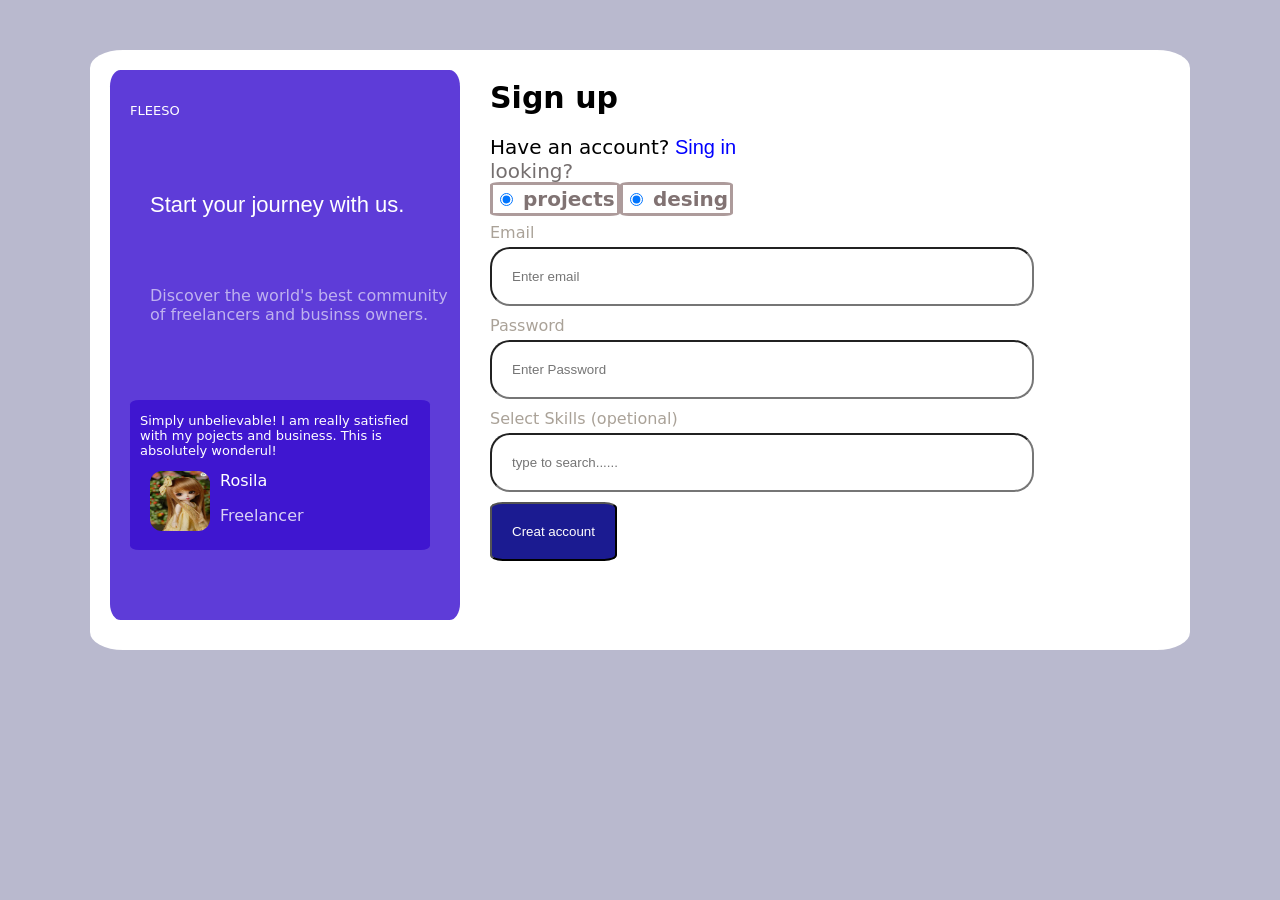
<file: index.html>
<!DOCTYPE html>
<html lang="en">
<head>
    <meta charset="UTF-8">
    <meta name="viewport" content="width=device-width, initial-scale=1.0">
    <title>forms</title>
    <!-- custom style  -->
    <link rel="stylesheet" href="style.css">
</head>
<body >
    <!-- resposive layaout  -->
     <div class="layout">

        <!-- form section start  -->
        <div class="form"> Sign up
            <p class="formtext1" > Have an account?<a href="./login.html"> Sing in</a></p>
      
          <p class="formtext2">looking?</p>

<div class="formbox1">
  <input type="radio" name="projects" id="projects" checked="checked" />
  <label for="projects">projects</label>
</div>
<div class="formbox2">
  <input type="radio" name="desing" id="desing" checked="checked" />
  <label for="desing">desing</label>
</div>

<div class="formtext3">Email
    <br>
    <input type="email" class="email" placeholder="Enter email" id="email">
       <div class="formtext4">Password
           <br> 
           <input type="password" class="password" id="password" placeholder="Enter Password">
       <div class="formtext5">Select Skills (opetional)</div>
        <input type="optional" class="opetional" id="opetional" placeholder="type to search......">
   <br>
        <button class="button">Creat account</button>
    
</div>
    </div>
        </div>
      
        
            
    
        <!-- box 1 start  -->

    <div class="box1">
        <p class="one">FLEESO</p>
        <p class="two"> Start your journey with us.</p>
        <p class="three">Discover the world's best community of freelancers and businss owners.</p>
     <div class="box2">
        <p class="four">Simply unbelievable! I am really satisfied with my pojects and business. This is
            absolutely wonderul!</p>
    <img src="./image/doll.jpg" alt="" height="60px" width="60px">
    <p class="five">Rosila</p>
    <p class="six">Freelancer</p>
        </div>
    </div>



</div>
</div>
    
</body>
</html>
</file>
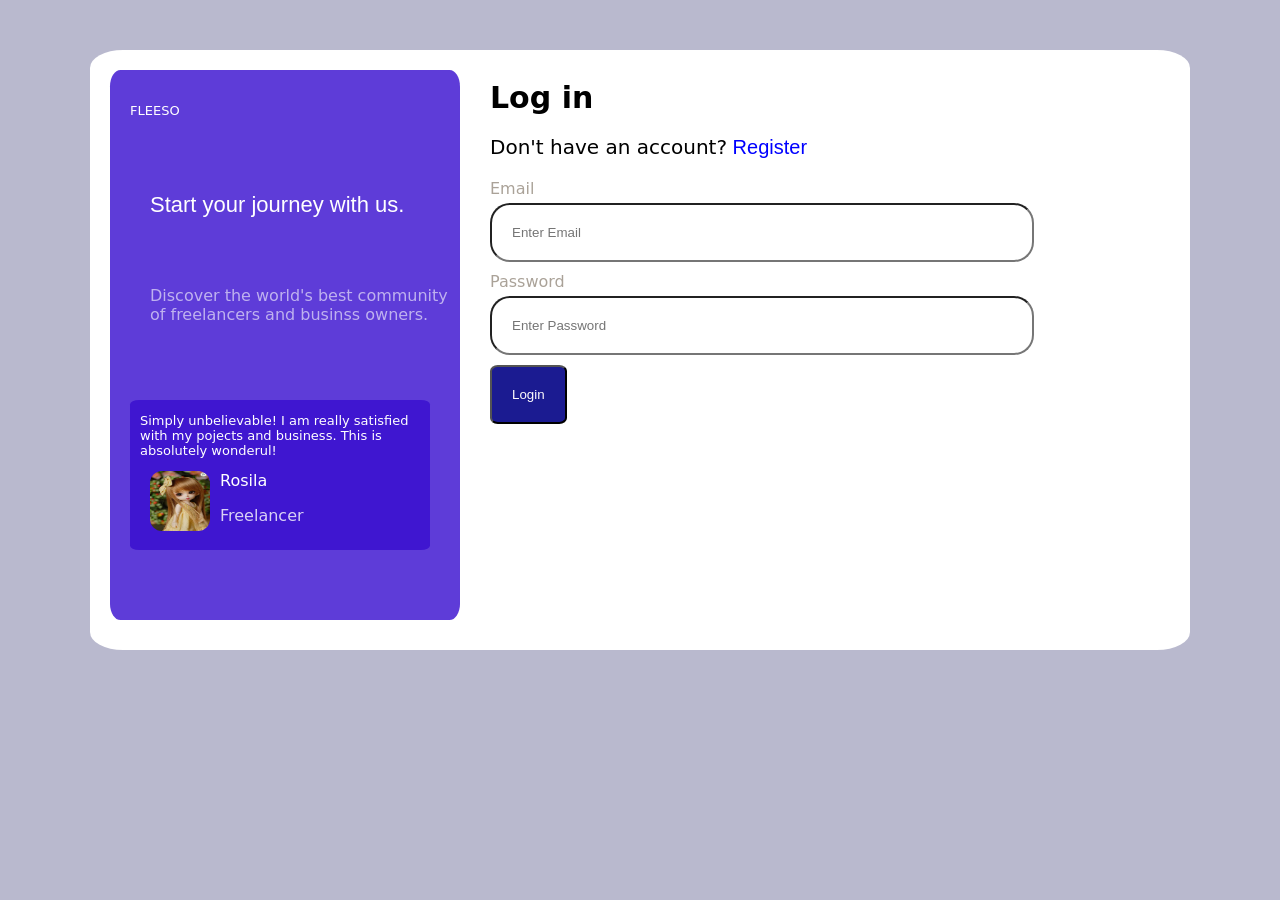
<file: login.html>
<!DOCTYPE html>
<html lang="en">
<head>
    <meta charset="UTF-8">
    <meta name="viewport" content="width=device-width, initial-scale=1.0">
    <title>forms</title>
    <!-- custom style  -->
    <link rel="stylesheet" href="style1.css">
</head>
<body >
    <!-- resposive layaout  -->
     <div class="layout">

        <!-- form section start  -->
        <div class="form"> Log in
            <p class="formtext1" > Don't have an account?<a href="./index.html"> Register</a></p>
      
 
<div class="formtext3">Email
    <br>
    <input type="email" class="email" placeholder="Enter Email" id="email">
       <div class="formtext4">Password
           <br> 
           <input type="password" class="password" id="password" placeholder="Enter Password">
      
   <br>
        <button class="button">Login</button>
   
</div>
    </div>
        </div>
      
        
            
    
        <!-- box 1 start  -->

    <div class="box1">
        <p class="one">FLEESO</p>
        <p class="two"> Start your journey with us.</p>
        <p class="three">Discover the world's best community of freelancers and businss owners.</p>
     <div class="box2">
        <p class="four">Simply unbelievable! I am really satisfied with my pojects and business. This is
            absolutely wonderul!</p>
    <img src="./image/doll.jpg" alt="" height="60px" width="60px">
    <p class="five">Rosila</p>
    <p class="six">Freelancer</p>
        </div>
    </div>



</div>
</div>
    
</body>
</html>
</file>
<file: style.css>
body{
    font-family: system-ui, -apple-system, BlinkMacSystemFont, 'Segoe UI', Roboto, Oxygen, Ubuntu, Cantarell, 'Open Sans', 'Helvetica Neue', sans-serif;
    background-color: rgb(185, 185, 206);
   
    font-weight: bolder;
}
/* responsive layout  */
.layout{
    max-width: 1100px;
    min-height: 600px;
    background-color: rgb(255, 255, 255);
    margin: auto;
    position: relative;
    margin-top: 50px;
    border-radius: 3%;

}
/* box 1 div 1 start */
.box1{
    width:350px;
    height:550px;
    border-radius: 3%;
  position: absolute;
  left:20px ;
  top: 20px;
    background-color: rgba(56, 14, 207, 0.808);
}
.box1 .one{
    color: #ffffff;
    font-weight: 50;
    position: absolute;
    left:20px ;
    top: 20px;
    font-size: small;
    
}
.box1 .two{
    color: #ffffff;
    
    position: absolute;
    left:40px ;
    top: 100px;
    font-size: 22px;
    font-family: sans-serif;
    font-weight: 100;
    
}
.box1 .three{
    position: absolute;
    top: 200px ;
    left:40px ;
    color: #ffffff;
    font-weight: 50;
    opacity: 60%;
}
/* box 1 div 1 end  */

/* box 2 start  */
.box2{
     width:300px;
    height:150px;
    border-radius: 3%;
  position: absolute;
  left:20px ;
  top: 330px;
    background-color: rgba(56, 14, 207, 0.808);
   
}
.box2 .four{
   
   margin-left: 10px;
    color: #ffffff;
    font-weight: 20;
    font-size: small;   
}
.box2 img{
   margin-left: 20px;
   border-radius :20%;
}
.box2 .five{
    position: relative;
    top: -80px;
    margin-left: 90px;
    color: #ffffff;
    font-weight: 40;
   
}
.box2 .six{
    position: relative;
    top: -80px;
    margin-left: 90px;
    color: #ffffff;
    font-weight: 40;
    opacity: 80%;
   
}
/* box 2 end  */

 /* form section start  */
 .form{
   
  position: relative;
  top: 30px;
  left:400px;
  
  font-size:30px;
 }
 .formtext1{
    top: 30px;
    left:300px;
    font-size:20px;
    font-weight: 20;
   

   }
   a{
    color: blue;
    font-family: 'Franklin Gothic Medium', 'Arial Narrow', Arial, sans-serif;
     text-decoration: none;
   position: relative;
     margin-left: -0px;
    
   }
   
  .formtext2{
   position: relative;
   bottom: 20px;
   font-size: 20px;
   color: #756f6f;
   font-weight: 10;
   
   
  }
  
 .formbox1{

 position:absolute;

  bottom:345px;
  color:#807373;
  font-size:20px;
  border: solid;
  padding: 2px;
  border-color: #ad9b9b;
  display: inline-block;
  border-radius: 8%;

}
.formbox1:hover{
  background-color: rgb(52, 166, 241);
  color: #ffffff;
}

.formbox2{
  position:absolute;
 left: 130px;
   bottom:  345px;
   
   color: #817272;
   font-size: 20px;
   border: solid;
   border-color: #ad9b9b;
   padding: 2px;
   border-radius: 8%;
  
 }
 .formbox2:hover{
  background-color: rgb(52, 166, 241);
  color: #ffffff;
}
 







  .formtext3{
    margin-top: 10px;
    font-weight: 20;
    font-size: medium;
    color: rgb(170, 162, 152);

  }
  .email{
    border-radius: 20px;
    margin-top: 5px;
    padding: 20px;
    width: 500px;
  }
  .formtext4{
    margin-top: 10px;
    font-weight: 20;
    font-size: medium;
    color: rgb(170, 162, 152);
  }
  .password{
    border-radius: 20px;
    margin-top: 5px;
    padding: 20px;
    width: 500px;
  }
  .formtext5{
    margin-top: 10px;
    font-weight: 20;
    font-size: medium;
    color: rgb(170, 162, 152);
  }
  .opetional{
    border-radius: 20px;
    margin-top: 5px;
    padding: 20px;
    width: 500px;
  }
  .button{
    padding: 20px ;
    margin-top: 10px;
    color: #fffdfd;
    cursor: pointer;
    border-radius: 10%;
    background-color: rgb(27, 27, 145);
  }
  button:hover{
    color: rgb(8, 8, 8);
   background-color: rgb(58, 60, 172);
  }
</file>
<file: style1.css>
body{
    font-family: system-ui, -apple-system, BlinkMacSystemFont, 'Segoe UI', Roboto, Oxygen, Ubuntu, Cantarell, 'Open Sans', 'Helvetica Neue', sans-serif;
    background-color: rgb(185, 185, 206);
   
    font-weight: bolder;
}
/* responsive layout  */
.layout{
    max-width: 1100px;
    min-height: 600px;
    background-color: rgb(255, 255, 255);
    margin: auto;
    position: relative;
    margin-top: 50px;
    border-radius: 3%;

}
/* box 1 div 1 start */
.box1{
    width:350px;
    height:550px;
    border-radius: 3%;
  position: absolute;
  left:20px ;
  top: 20px;
    background-color: rgba(56, 14, 207, 0.808);
}
.box1 .one{
    color: #ffffff;
    font-weight: 50;
    position: absolute;
    left:20px ;
    top: 20px;
    font-size: small;
    
}
.box1 .two{
    color: #ffffff;
    
    position: absolute;
    left:40px ;
    top: 100px;
    font-size: 22px;
    font-family: sans-serif;
    font-weight: 100;
    
}
.box1 .three{
    position: absolute;
    top: 200px ;
    left:40px ;
    color: #ffffff;
    font-weight: 50;
    opacity: 60%;
}
/* box 1 div 1 end  */

/* box 2 start  */
.box2{
     width:300px;
    height:150px;
    border-radius: 3%;
  position: absolute;
  left:20px ;
  top: 330px;
    background-color: rgba(56, 14, 207, 0.808);
   
}
.box2 .four{
   
   margin-left: 10px;
    color: #ffffff;
    font-weight: 20;
    font-size: small;   
}
.box2 img{
   margin-left: 20px;
   border-radius :20%;
}
.box2 .five{
    position: relative;
    top: -80px;
    margin-left: 90px;
    color: #ffffff;
    font-weight: 40;
   
}
.box2 .six{
    position: relative;
    top: -80px;
    margin-left: 90px;
    color: #ffffff;
    font-weight: 40;
    opacity: 80%;
   
}
/* box 2 end  */

 /* form section start  */
 .form{
   
  position: relative;
  top: 30px;
  left:400px;
  
  font-size:30px;
 }
 .formtext1{
    top: 30px;
    left:300px;
    font-size:20px;
    font-weight: 20;
   

   }
   a{
    color: blue;
    font-family: 'Franklin Gothic Medium', 'Arial Narrow', Arial, sans-serif;
     text-decoration: none;
   position: relative;
     margin-left: -0px;
    
   }
   
  .formtext2{
    font-weight: 20;
    font-size: medium;
    color: rgb(170, 162, 152);
  }
  
  .formtext3{
    margin-top: 10px;
    font-weight: 20;
    font-size: medium;
    color: rgb(170, 162, 152);

  }
  .email{
    border-radius: 20px;
    margin-top: 5px;
    padding: 20px;
    width: 500px;
  }
  .formtext4{
    margin-top: 10px;
    font-weight: 20;
    font-size: medium;
    color: rgb(170, 162, 152);
  }
  .password{
    border-radius: 20px;
    margin-top: 5px;
    padding: 20px;
    width: 500px;
  }
 
  .button{
    padding: 20px ;
    margin-top: 10px;
    color: #fffdfd;
    cursor: pointer;
    border-radius: 10%;
    background-color: rgb(27, 27, 145);
  }
  button:hover{
    color: rgb(8, 8, 8);
   background-color: rgb(58, 60, 172);
  }
</file>
